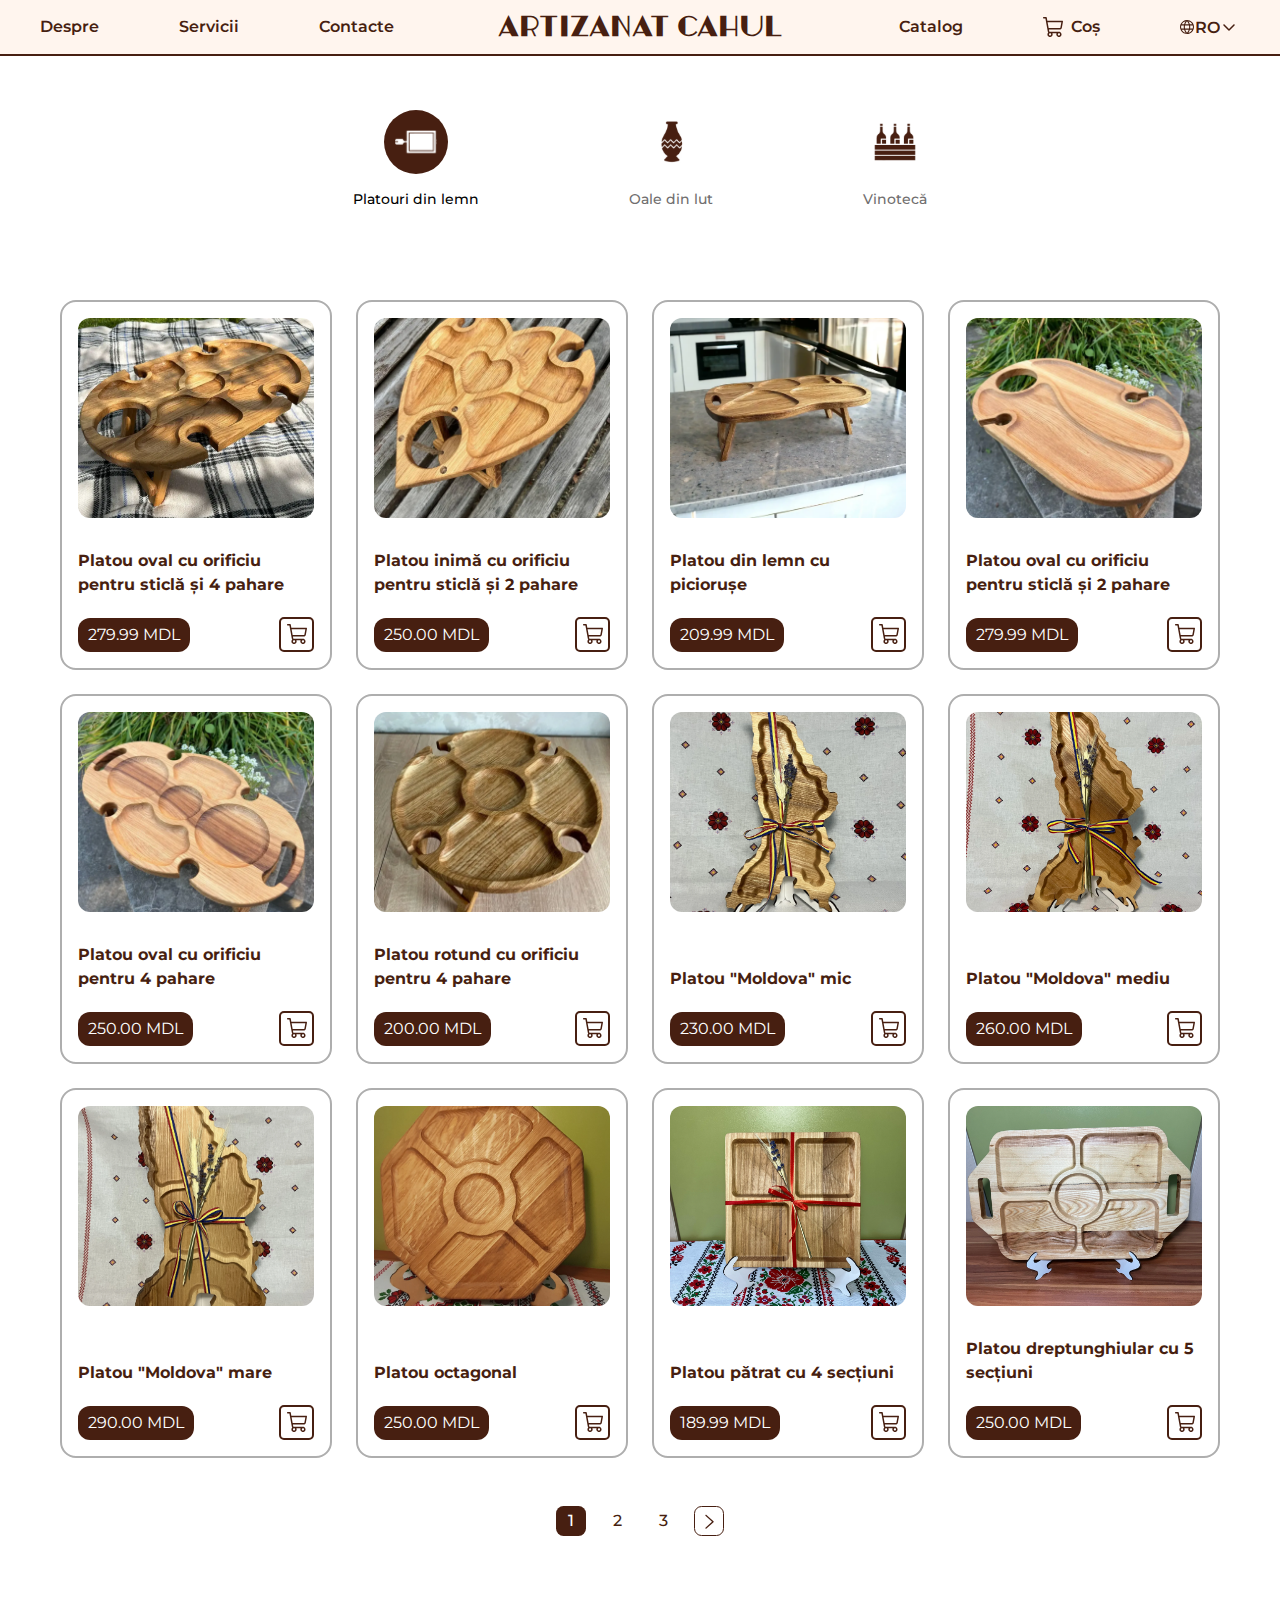
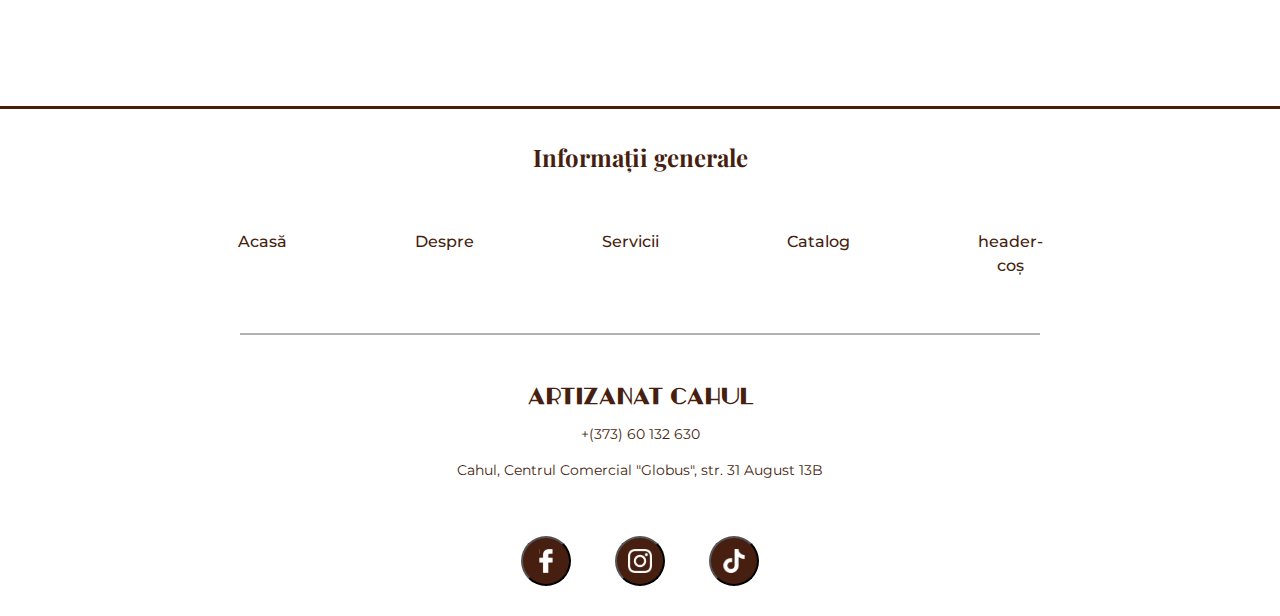
<file: HTML/catalog.html>
<!DOCTYPE html>
<html lang="ro">
<head>
    <meta charset="UTF-8">
    <meta name="viewport" content="width=device-width, initial-scale=1.0">
    <meta name="description" content="Artizanat Cahul - Platouri de lemn și veselă de lut tradițională">
    <title>Artizanat - Catalog</title>
    <link rel="stylesheet" href="/CSS/Catalog.css">
    <link rel="stylesheet" href="/CSS/main.css">
</head>

<body>
    <div class="wrapper">
        <header class="container border-nav">
            <button class="hamburger-menu" aria-label="Menu">
                <span></span>
                <span></span>
                <span></span>
            </button>
            
            <div class="logo">
                <a href="/index.html">
                    <p data-lang="footer-contact">ARTIZANAT CAHUL</p>
                </a>
            </div>
        
            <nav class="desktop-nav">
                <ul class="left-nav">
                    <li><a href="/index.html#about" data-lang="header-about">Despre</a></li>
                    <li><a href="/index.html#services" data-lang="header-services">Servicii</a></li>
                    <li><a href="/index.html#contact" data-lang="header-contact">Contacte</a></li>
                </ul>
                <ul class="right-nav">
                    <li><a href="/HTML/catalog.html" data-lang="header-catalog">Catalog</a></li>
                    <li class="cart-link">
                        <a href="/HTML/COS.html">
                            <img src="/Icons/COȘ.svg" alt="Coș">
                            <span data-lang="header-cart">Coș</span>
                            <span class="cart-count">0</span>
                        </a>
                    </li>
                    <li class="language-selector">
                        <img src="/Icons/GLOB.svg" alt="GLOB">
                        <select id="language">
                            <option value="ro">RO</option>
                            <option value="ru">RU</option>
                            <option value="en">EN</option>
                        </select>
                    </li>
                </ul>
            </nav>
        
            <div class="mobile-nav">
                <nav>
                    <ul>
                        <li><a href="/index.html#about" data-lang="header-about">Despre</a></li>
                        <li><a href="/index.html#services" data-lang="header-services">Servicii</a></li>
                        <li><a href="/HTML/catalog.html" data-lang="header-catalog">Catalog</a></li>
                        <li><a href="/index.html#contact" data-lang="header-contact">Contacte</a></li>
                        <li class="cart-link">
                            <a href="HTML/COS.html">
                                <img src="/Icons/COȘ.svg" alt="Coș">
                                <span class="cart-count">0</span>
                            </a>
                        </li>
                        <li class="language-selector">
                            <img src="/Icons/GLOB.svg" alt="GLOB">
                            <select id="language-mobile">
                                <option value="ro">RO</option>
                                <option value="ru">RU</option>
                                <option value="en">EN</option>
                            </select>
                        </li>
                    </ul>
                </nav>
            </div>
        </header>

        <div class="catalog">
            <div class="libraries">
                
                <div class="item" data-category="Platouri">
                    <div class="circle">
                        <img src="/Icons/PLATOU.svg" alt="platou">
                    </div>
                    <p data-lang="catalog-platouri">Platouri din lemn</p>
                </div>
                <div class="item" data-category="Oale">
                    <div class="circle">
                        <img src="/Icons/OALE.svg" alt="oale">
                    </div>
                    <p data-lang="catalog-oale">Oale din lut</p>
                </div>
                <div class="item" data-category="Vinoteca">
                    <div class="circle">
                        <img src="/Icons/VINOTECA.svg" alt="vinoteca">
                    </div>
                    <p data-lang="catalog-vinoteca">Vinotecă</p>
                </div>
                
            </div>

            <div class="products" id="product-container">
            </div>
            
            <div class="pagination" id="pagination-container">
                
            </div>
        </div>
        <footer class="footer">
            <div class="footer-c">
                <h1 data-lang="footer-info">Informații generale</h1>
                <nav class="footer-nav">
                    <a href="/HTML/index.html" data-lang="footer-home">Acasă</a>
                    <a href="#about" data-lang="header-about">Despre</a>
                    <a href="#services" data-lang="header-services">Servicii</a>
                    <a href="/HTML/catalog.html" data-lang="header-catalog">Catalog</a>
                    <a href="/HTML/COS.html" data-lang="header-coș">Coș</a>
                </nav>
                <hr>
                <div class="contact-info">
                    <h3 data-lang="footer-contact">ARTIZANAT CAHUL</h3>
                    <p data-lang="footer-phone">+(373) 60 132 630</p>
                    <p data-lang="footer-address">Or.Cahul, Centrul Comercial "Globus", str. 31 August 13B</p>
                </div>
                <div class="social-icons">
                    <div class="Icons-btn">
                        <button class="social-link facebook" data-social-url="https://www.facebook.com/profile.php?id=61553329826115">
                            <img src="/Icons/facebook.svg" alt="Facebook">
                        </button>
                        <button class="social-link instagram" data-social-url="https://www.instagram.com/artizanat.cahul/">
                            <img src="/Icons/instagram.svg" alt="Instagram">
                        </button>
                        <button class="social-link tiktok" data-social-url="https://www.tiktok.com/search?q=cadouriteaditionale.md&t=1739990189999">
                            <img src="/Icons/tik-tok.svg" alt="TikTok">
                        </button>
                    </div>
                </div>
            </div>
        </footer>
        </div>
        
        <script src="/JS/cart.js" defer></script>
        <script src="/JS/animate.js"></script>
        <script src="/JS/Catalog.js"></script>
    </div>
</body>
</html>
</file>
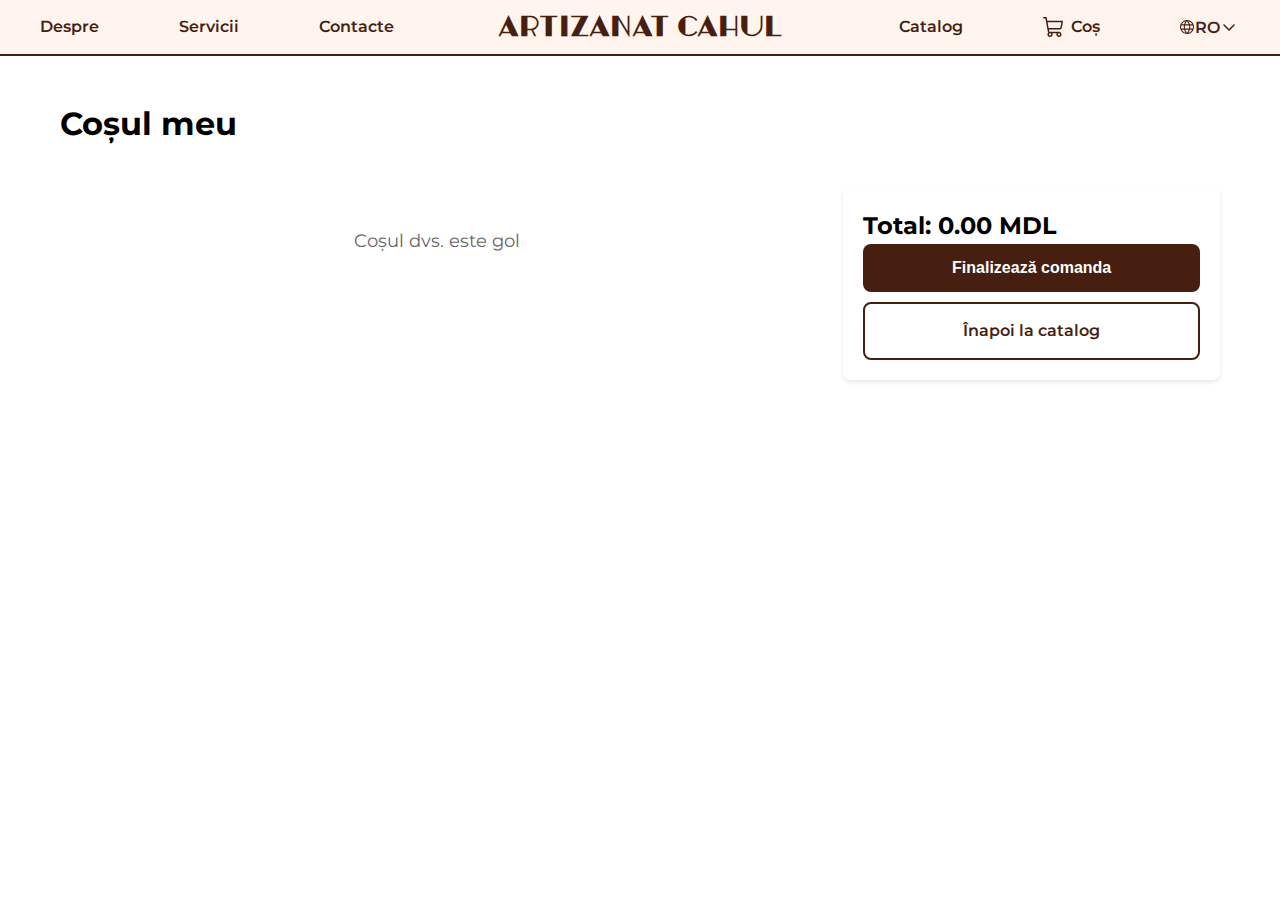
<file: HTML/COS.html>
<!DOCTYPE html>
<html lang="en">
<head>
    <meta charset="UTF-8">
    <meta name="viewport" content="width=device-width, initial-scale=1.0">
    <title>Artizanat - Coș</title>
    <link rel="stylesheet" href="/CSS/COS.css">
    <link rel="stylesheet" href="/CSS/main.css">
</head>
<body>
    <div class="wrapper">
        <header class="container border-nav">
            <button class="hamburger-menu" aria-label="Menu">
                <span></span>
                <span></span>
                <span></span>
            </button>
            
            <div class="logo">
                <a href="/index.html">
                    <p data-lang="footer-contact">ARTIZANAT CAHUL</p>
                </a>
            </div>
        
            <nav class="desktop-nav">
                <ul class="left-nav">
                    <li><a href="/index.html#about" data-lang="header-about">Despre</a></li>
                    <li><a href="/index.html#services" data-lang="header-services">Servicii</a></li>
                    <li><a href="/index.html#contact" data-lang="header-contact">Contacte</a></li>
                </ul>
                <ul class="right-nav">
                    <li><a href="/HTML/catalog.html" data-lang="header-catalog">Catalog</a></li>
                    <li class="cart-link">
                        <a href="/HTML/COS.html">
                            <img src="/Icons/COȘ.svg" alt="Coș">
                            <span data-lang="header-cart">Coș</span>
                            <span class="cart-count">0</span>
                        </a>
                    </li>
                    <li class="language-selector">
                        <img src="/Icons/GLOB.svg" alt="GLOB">
                        <select id="language">
                            <option value="ro">RO</option>
                            <option value="ru">RU</option>
                            <option value="en">EN</option>
                        </select>
                    </li>
                </ul>
            </nav>
        
            <div class="mobile-nav">
                <nav>
                    <ul>
                        <li><a href="/index.html#about" data-lang="header-about">Despre</a></li>
                        <li><a href="/index.html#services" data-lang="header-services">Servicii</a></li>
                        <li><a href="/HTML/catalog.html" data-lang="header-catalog">Catalog</a></li>
                        <li><a href="/index.html#contact" data-lang="header-contact">Contacte</a></li>
                        <li class="cart-link">
                            <a href="HTML/COS.html">
                                <img src="/Icons/COȘ.svg" alt="Coș">
                                <span class="cart-count">0</span>
                            </a>
                        </li>
                        <li class="language-selector">
                            <img src="/Icons/GLOB.svg" alt="GLOB">
                            <select id="language-mobile">
                                <option value="ro">RO</option>
                                <option value="ru">RU</option>
                                <option value="en">EN</option>
                            </select>
                        </li>
                    </ul>
                </nav>
            </div>
        </header>
        
        <div class="cart-container">
            <h1 data-lang="cart-title">My Cart</h1>
            <div class="cart-layout">
                <div class="cart-items">
                    <p class="empty-cart" data-lang="cart-empty">Your cart is empty</p>
                </div>
                <div class="cart-actions">
                    <div class="cart-summary">
                        <h2 class="cart-total"><span data-lang="cart-total">Total:</span> 0.00 MDL</h2>
                        <button class="checkout-btn" data-lang="cart-checkout">Checkout</button>
                        <a href="../HTML/catalog.html" class="return-btn" data-lang="cart-return">Back to catalog</a>
                    </div>
                </div>
            </div>
        </div>
        <div id="orderModal" class="order-modal">
            <div class="modal-content">
                <span class="close-modal">&times;</span>
                <h2 data-lang="modal-title">Finalizare comandă</h2>
                <form id="orderForm" action="https://formsubmit.co/5702ed8fbd9ace1f593fb3d851b580c2" method="POST">
                    <input type="hidden" name="_subject" value="Новый заказ - Artizanat">
                    <input type="hidden" name="_template" value="table">
                    <input type="hidden" name="_captcha" value="false">
                    <input type="hidden" name="order_details" id="orderDetails">
                    <div class="form-group">
                        <label for="name" data-lang="modal-name">Nume Prenume *</label>
                        <input type="text" id="name" name="name" required minlength="3" maxlength="50" placeholder="Ex. Vasile Lupu">
                        <div class="error-message" data-lang="invalid-name"></div>
                    </div>
                    <div class="form-group">
                        <label for="phone" data-lang="modal-phone">Telefon *</label>
                        <input type="tel" id="phone" name="phone" required pattern="[+]?[0-9]{10,15}" placeholder="Ex. +373 79 123 456">
                        <div class="error-message" data-lang="invalid-phone"></div>
                    </div>
                    <div class="form-group">
                        <label for="email" data-lang="modal-email">Email *</label>
                        <input type="email" id="email" name="email" required placeholder="Ex. VasileLupu@mail.com">
                        <div class="error-message" data-lang="invalid-email"></div>
                    </div>
                    <div class="form-group">
                        <label for="address" data-lang="modal-address">Adresa de livrare *</label>
                        <input type="text" id="address" name="address" required minlength="10" placeholder="Ex. Cahul, str. 31 August 13B">
                        <div class="error-message" data-lang="invalid-address"></div>
                    </div>
                    <div class="form-group">
                        <label for="comments" data-lang="modal-comments">Comentarii</label>
                        <textarea id="comments" name="comments" rows="4" placeholder="Ex. Livrare în weekend"></textarea>
                    </div>
                    <button type="submit" class="submit-order" data-lang="modal-confirm">Confirmă comanda</button>
                </form>
            </div>
        </div>
    </div>
    <script src="/JS/cart.js" defer></script>
    <script src="/JS/animate.js" defer></script>
</body>
</html>
</file>
<file: CSS/Catalog.css>
body {
  font-family: "Montserrat", sans-serif;
  font-weight: 400;
  background-color: #FFFFFF;
  font-size: 16px;
  line-height: 1.5;
  color: #222;
}

.catalog {
  display: flex;
  flex-direction: column;
  justify-content: center;
  align-items: center;
  padding: 20px;
  width: 100%;
  max-width: 1200px;
  margin: 0 auto;
}

.libraries {
  margin-top: 90px;
  display: flex;
  gap: 150px;
  justify-content: center;
}

.item {
  display: flex;
  flex-direction: column;
  align-items: center;
  cursor: pointer;
}

.circle {
  background-color: var(--secondary-color);
  width: 64px;
  height: 64px;
  border-radius: 50%;
  overflow: hidden;
  display: flex;
  align-items: center;
  justify-content: center;
  transition: transform 0.3s ease, filter 0.3s ease;
}

.circle img {
  width: 65%;
  height: 65%;
  object-fit: contain;
  transition: transform 0.3s ease, filter 0.3s ease;
}

.circle:hover {
  scale: 1.1;
}

.circle:hover + p {
  scale: 1.1;
}

.item.active .circle {
  background-color: var(--primary-color);
}

.item.active p {
  color: #000000;
}

.item.active .circle img {
  filter: brightness(0) invert(1);
  transition: filter 0.3s ease;
}

.item p {
  margin-top: 15px;
  font-family: "Montserrat", sans-serif;
  font-weight: 500;
  color: var(--tertiary-color);
  text-align: center;
  font-size: 14px;
  cursor: default;
}

.products {
  margin-top: 90px;
  background-color: transparent;
  display: grid;
  grid-template-columns: repeat(4, 1fr);
  gap: 1.5rem;
  align-items: center;
  transition: transform 0.3s ease, filter 0.3s ease;
  width: 100%;
}

.products .product .product-img {
  width: 100%;
  height: 200px;
  border-radius: 12px;
  object-fit: cover;
  transition: transform 0.3s ease;
  transform-origin: center center;
}

.products-content {
  display: flex;
  flex-direction: column;
  align-items: flex-start;
  width: 100%;
  margin-top: 12px;
  box-sizing: border-box;
}

.products-content p {
  cursor: default;
  margin-block: 12px;
  font-weight: bold;
  color: var(--primary-color);
}

.products .product {
  overflow: hidden;
  border: 2px solid #aeaeae;
  border-radius: 1rem;
  padding: 1rem;
  display: flex;
  flex-direction: column;
  justify-content: space-between;
  cursor: pointer;
  width: 100%;
  height: 100%;
}

.price-cart {
  display: flex;
  justify-content: space-between;
  align-items: center;
  margin-top: 8px;
  box-sizing: border-box;
  width: 100%;
}

.price {
  background: var(--primary-color);
  color: white;
  border-radius: 12px;
  padding: 5px 10px;
  display: inline-block;
  box-sizing: border-box;
  max-width: calc(100% - 50px);
  overflow: hidden;
  text-overflow: ellipsis;
  white-space: nowrap;
  cursor: default;
}

.cart-icon {
  background-color: var(--white);
  width: 35px;
  height: 35px;
  border-radius: 5px;
  border: 2px solid var(--primary-color);
  padding: 5px;
  display: inline-block;
  cursor: pointer;
  box-sizing: border-box;
  flex-shrink: 0;
  justify-content: center;
  align-items: center;
  transition: background-color 0.3s ease, border-color 0.3s ease;
}

.cart-icon img {
  width: 20px;
  height: 20px;
  border-radius: 0;
  transition: filter 0.3s ease;
}

.cart-icon:hover img {
  filter: invert(100%) brightness(200%);
}

.cart-icon:hover {
  background-color: var(--primary-color);
}

.cart-icon img {
  filter: invert(0%) brightness(100%);
}

.pagination {
  display: flex;
  justify-content: center;
  align-items: center;
  margin-top: 3rem;
  gap: 1rem;
}

.page-number,
.next-page,
.prev-page {
  width: 30px;
  height: 30px;
  border-radius: 25%;
  background-color: var(--secondary-color);
  color: var(--primary-color);
  text-align: center;
  line-height: 30px;
  font-family: "Montserrat", sans-serif;
  font-weight: 500;
  cursor: pointer;
  transition: background-color 0.3s ease, color 0.3s ease;
  display: flex;
  justify-content: center;
  align-items: center;
}

.next-page,
.prev-page {
  border: 1px solid var(--primary-color);
}

.prev-page img,
.next-page img {
  width: 15px;
  height: 15px;
}

.prev-page:hover img,
.next-page:hover img {
  filter: invert(100%) brightness(200%);
}

.prev-page:hover,
.next-page:hover {
  background-color: var(--primary-color);
}

.page-number.active,
.page-number:hover,
.next-page:hover,
.prev-page:hover {
  background-color: var(--primary-color);
  color: white;
}

.notification {
  position: fixed;
  top: 60px;
  right: 20px;
  background-color: rgba(71, 31, 17, 0.95);
  color: white;
  padding: 12px;
  border-radius: 8px;
  transform: translateY(-20px);
  transition: all 0.3s ease;
  z-index: 1000;
  width: 360px;
  height: 120px;
}

.notification-content {
  display: flex;
  gap: 12px;
  height: 60px;
}

.notification-img {
  justify-content: center;
  width: 50px;
  height: 50px;
  border-radius: 4px;
  object-fit: cover;
  background-color: white;
  padding: 3px;
  flex-shrink: 0;
}

.notification-text {
  flex: 1;
  min-width: 0;
  display: flex;
  flex-direction: column;
  justify-content: center;
}

.notification-title {
  font-size: 12px;
  opacity: 0.9;
  margin: 0 0 2px 0;
}

.notification-product {
  font-size: 14px;
  font-weight: 500;
  margin: 0;
  white-space: nowrap;
  overflow: hidden;
  text-overflow: ellipsis;
}

.notification-actions {
  height: 28px;
  display: flex;
  align-items: center;
  justify-content: flex-end;
  border-top: 1px solid rgba(255, 255, 255, 0.1);
}

.view-cart {
  display: flex;
  color: white;
  text-decoration: none;
  font-size: 13px;
  padding: 4px 8px;
  border-radius: 4px;
  background-color: rgba(255, 255, 255, 0.1);
  transition: background-color 0.2s ease;
  width: 400px;
  justify-content: center;
}

.view-cart:hover {
  background-color: rgba(255, 255, 255, 0.2);
}

.notification.show {
  opacity: 1;
  transform: translateY(0);
}

@keyframes fadeInOut {
  0%,
  100% {
    opacity: 0;
  }
  10%,
  90% {
    opacity: 0.9;
  }
}

@media (max-width: 768px) {
  .products {
    grid-template-columns: repeat(2, 1fr);
  }
  .libraries {
    gap: 25px;
  }
}

@media (max-width: 480px) {
  .products {
    grid-template-columns: 1fr;
  }
}
</file>
<file: CSS/main.css>
@import url("https://fonts.googleapis.com/css2?family=Montserrat:wght@100..900&family=Playfair+Display:wght@400..900&display=swap");

@font-face {
  font-family: "Sensal";
  src: url("../font/Sensal Regular.ttf") format("truetype");
  font-style: normal;
  font-weight: normal;
}
:root {
  --primary-color: #471f11;         
  --background-color: #fff5ee;      
  --body-color: #fff9f5;            
  --gray: #b2b1b0;                   
  --tertiary-color: #706e6e;        
  --white: #ffffff;                  
  --red: #ff0000;              
  --transition-default: 0.3s ease-in-out; 
  --mobile-nav-width: 280px;        
  --mobile-nav-small-width: 250px;   
}
* {
  margin: 0;
  padding: 0;
  box-sizing: border-box;
}

li {
  list-style-type: none;
}
a {
  text-decoration: none;
  color: var(--primary-color);
  font-weight: 600;
}
img {
  max-width: 100%;
  height: auto;
}


.border-nav {
  border-bottom: 2px solid var(--primary-color);
}

header {
  display: flex;
  justify-content: space-between;
  align-items: center;
  padding: 15px 20px;
  position: fixed;
  top: 0;
  left: 0;
  width: 100%;
  background-color: var(--background-color);
  z-index: 1000;
}

.logo {
  position: absolute;
  left: 50%;
  transform: translateX(-50%);
  color: var(--primary-color);
  font-size: 20px;
  margin: 0;
  z-index: 998;
}

.logo p {
  font-family: "Sensal";
  margin: 0;
}

.desktop-nav {
  display: flex;
  justify-content: space-between;
  width: 100%;
  padding: 0 20px;
  box-sizing: border-box;
}

.left-nav,
.right-nav {
  display: flex;
  align-items: center;
  gap: 80px;
  flex-shrink: 1;
  max-width: 45%;
}

.right-nav {
  flex: 1;
  justify-content: flex-end;
}

.hamburger-menu {
  display: none;
  width: 30px;
  height: 24px;
  position: relative;
  background: none;
  border: none;
  cursor: pointer;
  z-index: 999;
  flex-direction: column;
  justify-content: space-between;
  padding: 0;
  margin-left: auto;
}

.hamburger-menu span {
  display: block;
  width: 100%;
  height: 2px;
  background: var(--primary-color);
  transition: transform 0.3s ease;
}

.hamburger-menu.active span:nth-child(1) {
  transform: translateY(11px) rotate(45deg);
}

.hamburger-menu.active span:nth-child(2) {
  opacity: 0;
}

.hamburger-menu.active span:nth-child(3) {
  transform: translateY(-11px) rotate(-45deg);
}

.mobile-nav {
  position: fixed;
  top: 0;
  right: 0;
  width: var(--mobile-nav-width);
  height: 100vh;
  background: var(--background-color);
  padding: 80px 20px 20px;
  transition: transform 0.3s ease;
  z-index: 999;
  overflow-y: auto;
  transform: translateX(100%);
}

.mobile-nav.active {
  transform: translateX(0);
}

.mobile-nav nav ul {
  display: flex;
  flex-direction: column;
  gap: 20px;
  padding: 0 20px;
}

.mobile-nav nav ul li a {
  color: var(--primary-color);
  font-size: 16px;
}

.mobile-nav .language-selector {
  display: flex;
  align-items: center;
  gap: 10px;
  padding: 5px 0;
}

.mobile-nav .language-selector select {
  appearance: none;
  padding: 5px 25px 5px 5px;
  font-size: 16px;
  border: none;
  border-radius: 5px;
  background: var(--background-color) url("../Icons/CARET.svg") no-repeat right 5px center / 16px;
  cursor: pointer;
  font-family: "Montserrat", sans-serif;
  font-weight: 600;
  color: var(--primary-color);
  min-width: 70px;
}

.mobile-nav .cart-link {
  margin: 10px 0;
}

.mobile-nav .cart-count {
  right: auto;
  left: 15px;
}

.language-selector {
  display: flex;
  align-items: center;
}

.language-selector select {
  appearance: none;
  padding: 1px 20px 1px 1px;
  font-size: 16px;
  border: none;
  border-radius: 5px;
  background: var(--background-color) url("../Icons/CARET.svg") no-repeat right 3px center / 16px;
  cursor: pointer;
  font-family: "Montserrat", sans-serif;
  font-weight: 600;
  color: var(--primary-color);
  outline: none;
}

.cart-link {
  position: relative;
  display: flex;
  align-items: center;
}

.cart-link a {
  display: flex;
  align-items: center;
  gap: 8px;
  color: var(--primary-color);
}

.cart-link img {
  width: 20px;
  height: 20px;
}

.cart-count {
  position: absolute;
  top: -8px;
  left: -8px;
  background: var(--primary-color);
  color: white;
  font-size: 12px;
  width: 18px;
  height: 18px;
  border-radius: 50%;
  display: flex;
  align-items: center;
  justify-content: center;
  font-weight: bold;
}

.footer {
  margin-top: 150px;
  border-top: 3px solid var(--primary-color);
  background-color: #ffffff;
  color: var(--primary-color);
  text-align: center;
  padding: 30px 20px;
  cursor: default;
}

.footer-c {
  max-width: 800px;
  margin: 0 auto;
}

.footer-c h1 {
  font-family: "Playfair Display";
  font-size: 24px;
}

.footer-nav {
  display: flex;
  justify-content: center;
  gap: clamp(100px, 10vw, 300px);
  margin: 55px 0;
}

.footer-nav a {
  color: var(--primary-color);
  font-weight: 500;
}

.footer-nav a:hover {
  transition: 50ms;
  transform: scale(1.1);
}

hr {
  border: none;
  border-top: 2px solid var(--gray);
  margin: 20px 0;
  margin: clamp(0.5rem, 3vw, 2rem) 0;
  width: 100%;
}

.contact-info h3 {
  margin-top: 50px;
  font-size: 16px;
  font-family: "Sensal";
  margin-bottom: 5px;
}

.contact-info p {
  margin: 15px 0;
  font-size: 14px;
}

.social-icons {
  margin-top: 55px;
}

.Icons-btn {
  display: flex;
  justify-content: center;
  gap: 44px;
}

.social-link {
  background-color: var(--primary-color);
  width: 50px;
  height: 50px;
  border-radius: 50%;
  overflow: hidden;
  cursor: pointer;
  transition: transform 0.3s ease;
  display: flex;
  justify-content: center;
  align-items: center;
}

.social-link:hover {
  transform: scale(1.1);
}

.social-link img {
  width: 24px;
  height: 24px;
}

@media screen and (max-width: 1160px) {
  .left-nav,
  .right-nav {
    gap: 60px;
  }
}

@media screen and (max-width: 1000px) {
  .left-nav,
  .right-nav {
    gap: 40px;
    margin: 0;
    max-width: 40%;
  }
}

@media screen and (max-width: 980px) {
  .left-nav,
  .right-nav {
    gap: 20px;
  }
}

@media screen and (max-width: 768px) {
  .logo {
    position: static;
    transform: none;
    text-align: left;
  }
  .desktop-nav {
    display: none;
  }
  .hamburger-menu {
    display: flex;
    order: 2;
    z-index: 999;
  }
  .mobile-nav {
    display: block;
  }
  header {
    justify-content: space-between;
  }
  .mobile-nav .cart-link img {
    width: 30px;
    height: 30px;
  }
  .mobile-nav .cart-count {
    top: -5px;
    right: -5px;
  }
}

@media screen and (max-width: 375px) {
  .mobile-nav {
    width: var(--mobile-nav-small-width);
    transform: translateX(100%);
  }
  .mobile-nav.active {
    transform: translateX(0);
  }
}
@media screen and (max-width: 768px) {
  .footer-nav {
    flex-direction: column;
    gap: 20px;
    font-size: 16px;
  }
}

@media screen and (max-width: 480px) {
  .footer {
    padding-top: 20px;
    padding-right: 10px;
    padding-bottom: 20px;
    padding-left: 10px;
  }
  .footer-c h1 {
    font-size: 20px;
  }
  .footer-nav a {
    font-size: 14px;
  }
  .social-link {
    width: 40px;
    height: 40px;
  }
}

@media screen and (max-width: 375px) {
  .footer {
    margin-top: 80px;
  }
  .social-icons {
    margin-top: 30px;
  }
  .Icons-btn {
    gap: 20px;
  }
}

.error-message {
  color: var(--red);
  font-size: 12px;
  margin-top: 4px;
  display: none;
}

.form-group input.invalid,
.form-group textarea.invalid {
  border-color: var(--red);
}

.notification {
  position: fixed;
  top: 20px;
  right: 20px;
  padding: 15px 20px;
  background: var(--primary-color);
  color: var(--white);
  border-radius: 4px;
  opacity: 0;
  transform: translateX(100%);
  transition: all 0.3s ease;
  z-index: 1000;
}

.notification.show {
  opacity: 1;
  transform: translateX(0);
}

.notification.error {
  background: var(--red);
}

.notification.success {
  background: #28a745;
}

@media screen and (max-width: 768px) {
  .notification {
    top: auto;
    bottom: 20px;
    right: 20px;
    left: 20px;
    transform: translateY(100%);
  }

  .notification.show {
    transform: translateY(0);
  }
}
</file>
<file: CSS/COS.css>
body {
  font-family: "Montserrat", sans-serif;
  font-weight: 400;
  background-color: #FFFFFF;
  font-size: 16px;
  line-height: 1.5;
  color: var(--text-color);
}

.wrapper {
  background: none;
}

.cart-container {
  margin-top: 40px;
  max-width: 1200px;
  margin: 40px auto;
  padding: 0 20px;
}

.cart-container h1 {
  margin-top: 100px;
}

.cart-layout {
  display: flex;
  gap: 30px;
  margin-top: 40px;
}

.cart-items {
  flex: 2;
  display: flex;
  flex-direction: column;
  gap: 20px;
}

.cart-actions {
  flex: 1;
}

.cart-summary {
  position: sticky;
  top: 20px;
  background: white;
  padding: 20px;
  border-radius: 8px;
  box-shadow: 0 2px 4px rgba(0, 0, 0, 0.1);
}

.cart-item {
  display: flex;
  align-items: center;
  gap: 20px;
  padding: 20px;
  background: white;
  border-radius: 8px;
  box-shadow: 0 2px 4px rgba(0, 0, 0, 0.1);
}

.cart-item img {
  width: 100px;
  height: 100px;
  object-fit: cover;
  border-radius: 4px;
}

.item-details {
  flex: 1;
  display: flex;
  justify-content: space-between;
  align-items: center;
}

.item-details h3 {
  font-size: 18px;
  color: var(--primary-color);
  margin: 0;
}

.item-controls {
  display: flex;
  align-items: center;
  gap: 20px;
}

.quantity-controls {
  display: flex;
  align-items: center;
  gap: 10px;
}

.quantity-btn {
  background: var(--primary-color);
  color: white;
  border: none;
  width: 24px;
  height: 24px;
  border-radius: 8px;
  cursor: pointer;
  display: flex;
  align-items: center;
  justify-content: center;
  transition: background-color 0.3s ease;
}

.quantity-btn:hover {
  background-color: #5a2815;
}

.quantity {
  min-width: 30px;
  text-align: center;
}

.item-price {
  font-weight: 600;
  color: var(--primary-color);
  margin: 0;
}

.remove-btn {
  background: none;
  border: none;
  padding: 0;
  cursor: pointer;
  display: flex;
  align-items: center;
  justify-content: center;
  width: 20px;
  height: 20px;
  min-width: 20px;
  max-width: 20px;
  font-size: 20px;
  line-height: 1;
  color: #ff4444;
  transition: transform 0.2s ease;
}

.remove-btn:hover {
  transform: scale(1.1);
  color: #cc0000;
}

.cart-link {
  position: relative;
  display: flex;
  align-items: center;
}

.cart-link a {
  display: flex;
  align-items: center;
  gap: 5px;
  text-decoration: none;
  color: var(--primary-color);
}

.cart-link img {
  width: 24px;
  height: 24px;
}

.cart-count {
  position: absolute;
  top: -8px;
  right: -8px;
  background: var(--primary-color);
  color: white;
  font-size: 12px;
  width: 18px;
  height: 18px;
  border-radius: 50%;
  display: flex;
  align-items: center;
  justify-content: center;
  font-weight: bold;
}

.empty-cart {
  text-align: center;
  padding: 40px;
  font-size: 18px;
  color: #666;
}

.checkout-btn,
.return-btn {
  width: 100%;
  padding: 15px;
  border-radius: 8px;
  font-size: 16px;
  font-weight: 600;
  cursor: pointer;
  text-align: center;
  transition: background-color 0.3s ease;
}

.checkout-btn {
  background: var(--primary-color);
  color: white;
  border: none;
  margin-bottom: 10px;
}

.checkout-btn:hover {
  background: #5a2815;
}

.return-btn {
  display: block;
  background: white;
  color: var(--primary-color);
  border: 2px solid var(--primary-color);
  text-decoration: none;
}

.return-btn:hover {
  background: #f8f8f8;
}

.order-modal {
  display: none;
  position: fixed;
  top: 0;
  left: 0;
  width: 100%;
  height: 100%;
  background-color: rgba(0, 0, 0, 0);
  z-index: 1000;
  opacity: 0;
  transition: background-color 0.3s ease, opacity 0.3s ease;
}

.order-modal.active {
  display: block;
  opacity: 1;
  background-color: rgba(0, 0, 0, 0.5);
}

.modal-content {
  position: relative;
  background-color: var(--background-color);
  margin: 20px auto;
  padding: 30px;
  border-radius: 12px;
  max-width: 500px;
  width: 90%;
  max-height: 90vh;
  overflow-y: auto;
  transform: translateY(-20px);
  opacity: 0;
  transition: transform 0.3s ease, opacity 0.3s ease;
}

.order-modal.active .modal-content {
  transform: translateY(0);
  opacity: 1;
}

.close-modal {
  position: absolute;
  right: 20px;
  top: 20px;
  font-size: 24px;
  cursor: pointer;
  color: var(--primary-color);
}

.form-group {
  margin-bottom: 20px;
}

.form-group label {
  display: block;
  margin-bottom: 8px;
  color: var(--primary-color);
  font-weight: 500;
}

.form-group input,
.form-group textarea {
  width: 100%;
  padding: 10px;
  border: 1px solid #ddd;
  border-radius: 8px;
  font-size: 16px;
}

.form-group textarea {
  min-height: 80px;
  resize: vertical;
}

.submit-order {
  width: 100%;
  padding: 15px;
  background-color: var(--primary-color);
  color: white;
  border: none;
  border-radius: 8px;
  font-size: 16px;
  font-weight: 600;
  cursor: pointer;
  transition: background-color 0.3s ease;
}

.submit-order:hover {
  background-color: #5a2815;
}

.no-scroll {
  overflow: hidden;
}

@media screen and (max-width: 768px) {
  .cart-layout {
    flex-direction: column;
  }

  .cart-summary {
    position: static;
    margin-top: 20px;
  }

  .cart-item {
    flex-direction: row;
    align-items: center;
  }
}

@media screen and (max-width: 480px) {
  .item-controls {
    flex-wrap: wrap;
    gap: 10px;
  }

  .item-price {
    order: -1;
    width: 100%;
  }

  .modal-content {
    padding: 20px;
  }
}
</file>
